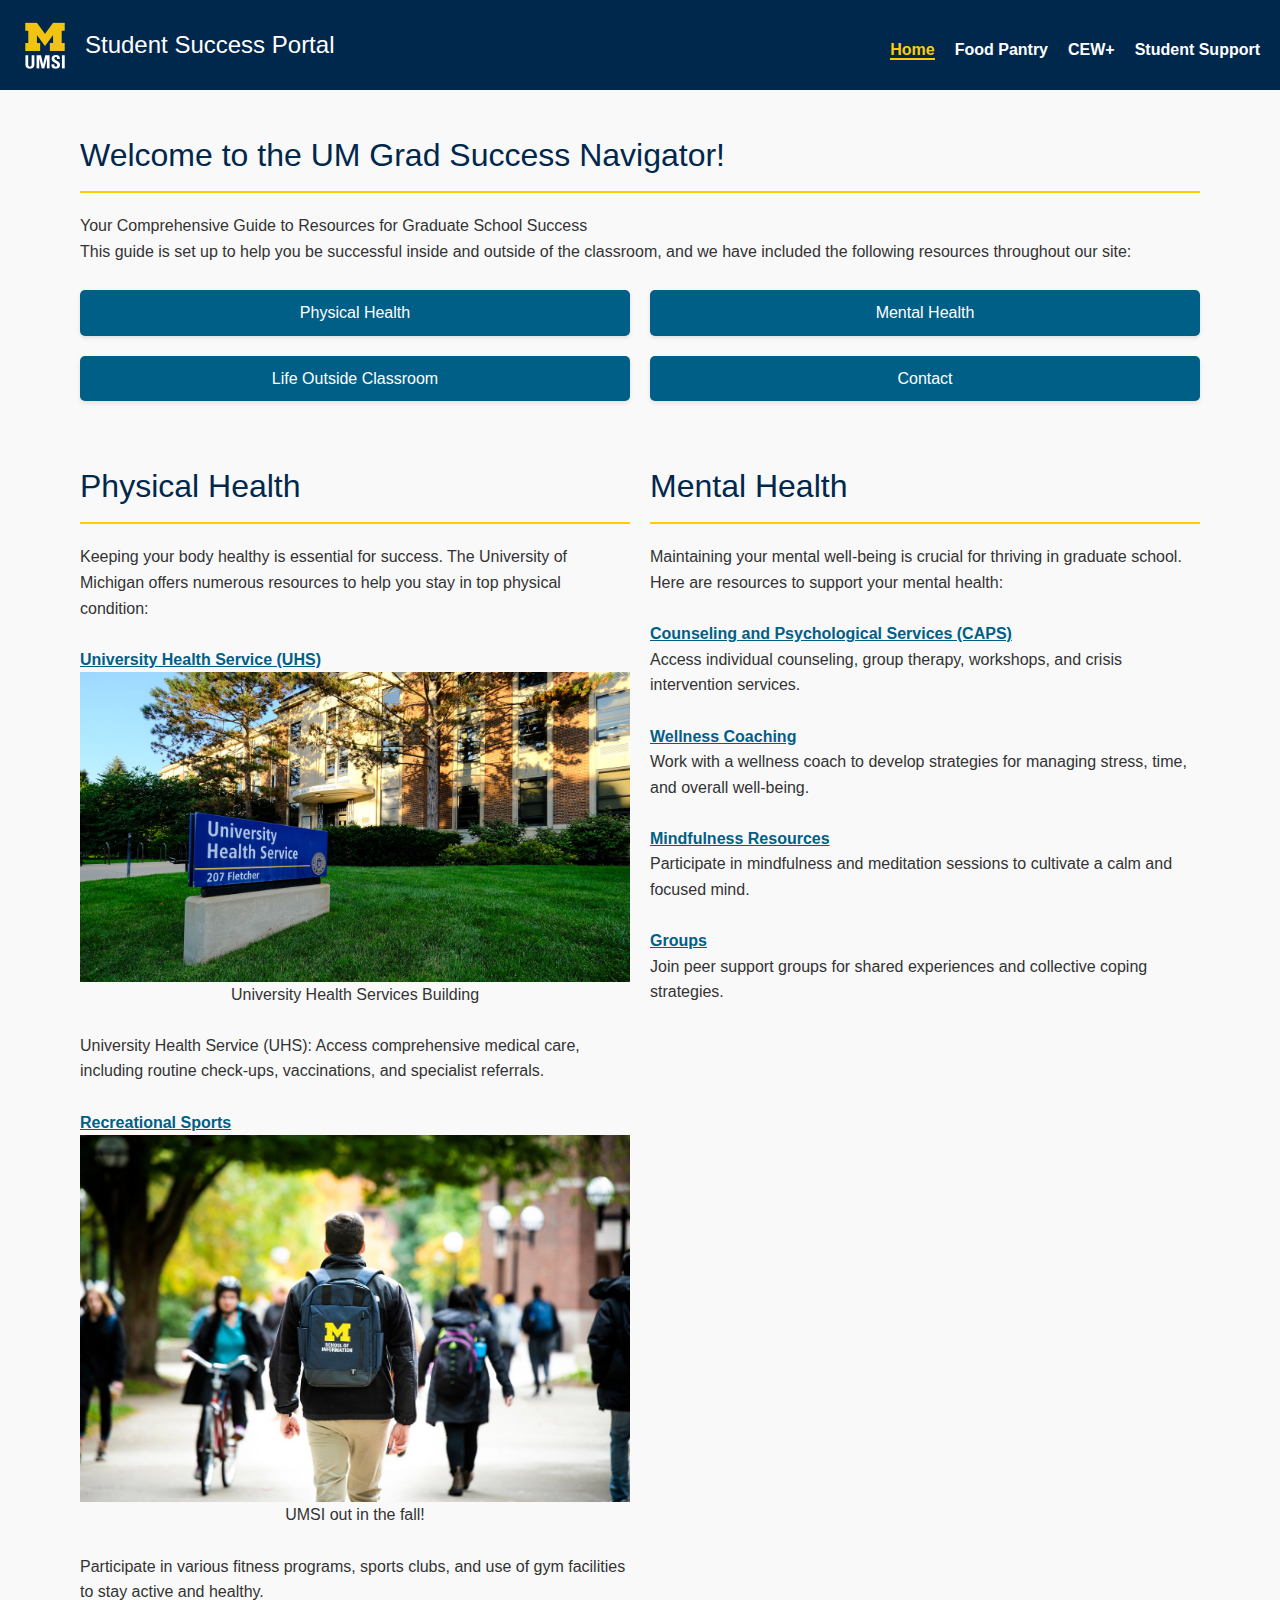
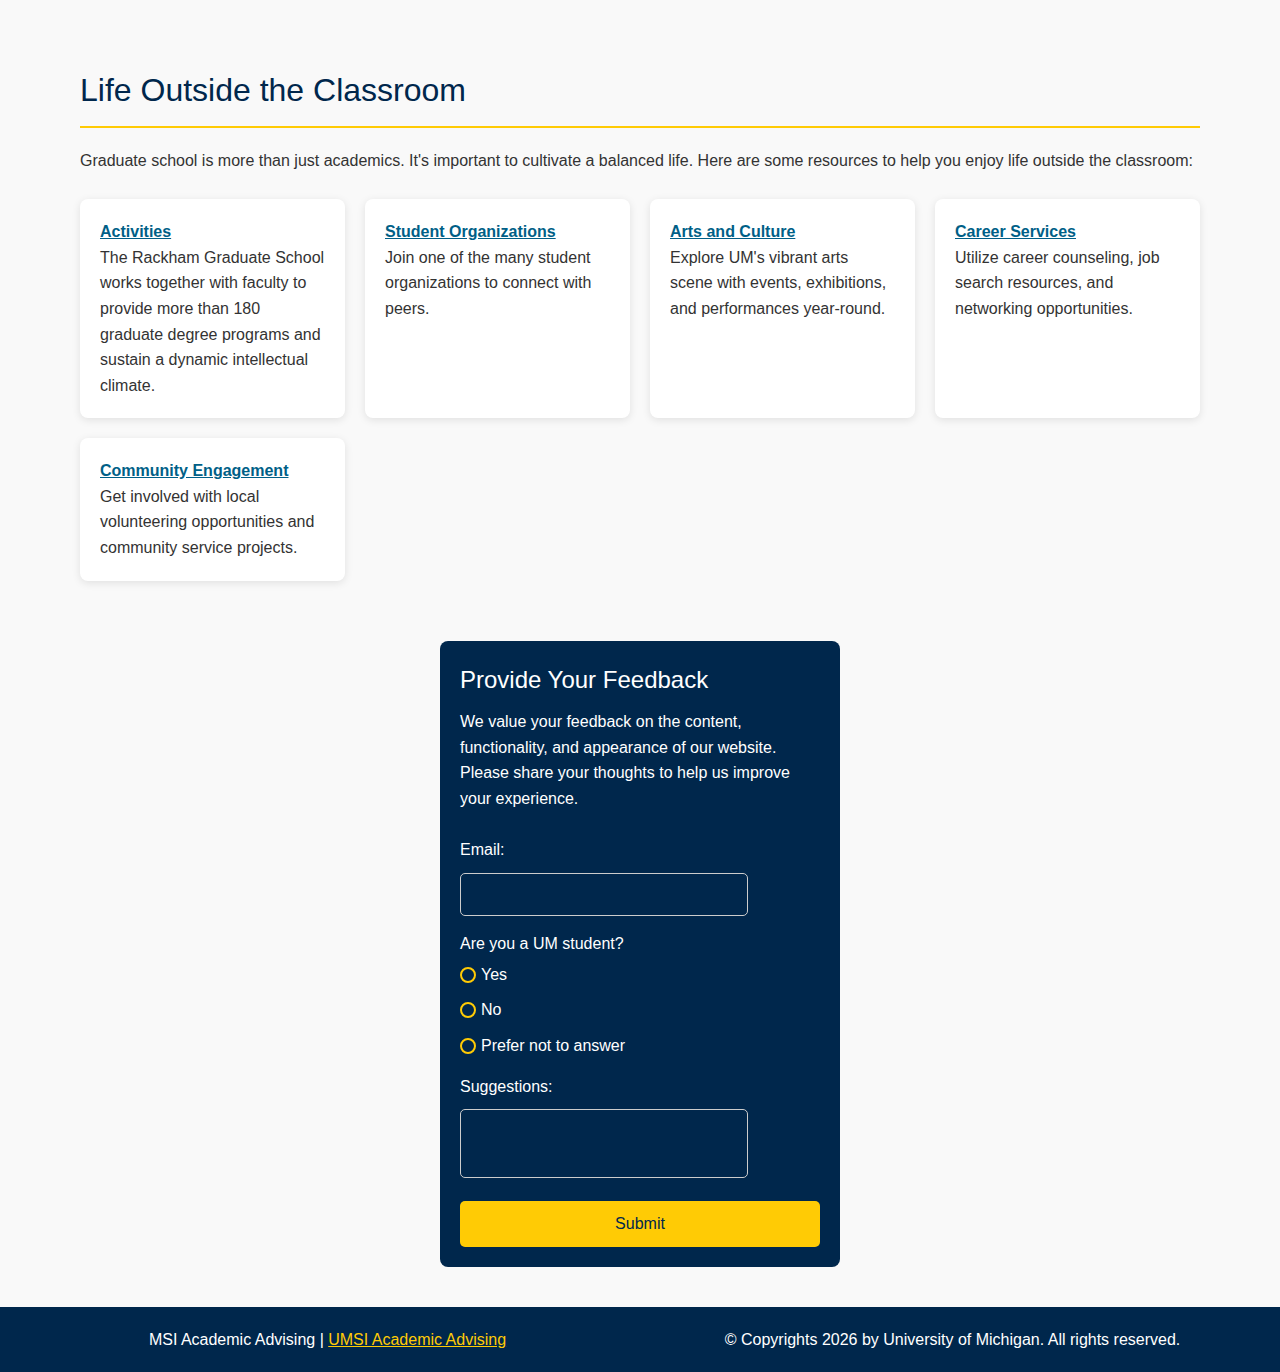
<file: index.html>
<!DOCTYPE html>
<html lang="en">

<head>
  <meta charset="UTF-8" />
  <meta name="viewport" content="width=device-width, initial-scale=1.0" />
  <link rel="stylesheet" href="css/reset.css" />
  <link rel="stylesheet" href="css/style.css" />
  <title>Student Success Portal</title>
</head>

<body>
  <div class="skip"><a href="#main">Skip to Main Content</a></div>

  <header class="main-header">
    <div class="logo-container">
      <img class="logo" src="images/UMSI_signature_vertical_informal_solidblue.jpg" alt="UMSI Logo" />
      <h1 class="portal-title">Student Success Portal</h1>
    </div>
    <nav class="navbar">
      <ul class="nav-links">
        <li><a href="index.html" class="active">Home</a></li>
        <li><a href="food_pantry.html">Food Pantry</a></li>
        <li><a href="cew.html">CEW+</a></li>
        <li><a href="student_support.html">Student Support</a></li>
      </ul>
    </nav>
  </header>

  <main id="main">
    <section class="intro-section">
      <h2 class="intro-title">Welcome to the UM Grad Success Navigator!</h2>
      <p>Your Comprehensive Guide to Resources for Graduate School Success</p>
      <p>
        This guide is set up to help you be successful inside and outside of
        the classroom, and we have included the following resources throughout
        our site:
      </p>
      <br>
      <ol class="resources-list">
        <li><a href="#physical-health">Physical Health</a></li>
        <li><a href="#mental-health">Mental Health</a></li>
        <li><a href="#life-outside-classroom">Life Outside Classroom</a></li>
        <li>
          <a href="https://umich.edu/contact/">Contact</a>
        </li>
      </ol>
    </section>

    <section class="physical-health" id="physical-health">
      <h2 class="section-title">Physical Health</h2>
      <p>
        Keeping your body healthy is essential for success. The University of
        Michigan offers numerous resources to help you stay in top physical
        condition:
      </p>
      <br />
      <article>
        <h3>
          <a href="https://uhs.umich.edu/">University Health Service (UHS)</a>
        </h3>
        <figure>
          <img src="images/UHS.jpg" alt="University Health Services in central campus" />
          <figcaption>University Health Services Building</figcaption>
        </figure>
        <br />
        <p>
          University Health Service (UHS): Access comprehensive medical care,
          including routine check-ups, vaccinations, and specialist referrals.
        </p>
      </article>
      <br />
      <article>
        <h3>
          <a href="https://recsports.umich.edu/"> Recreational Sports</a>
        </h3>
        <figure>
          <img src="images/UMSI_CampusFall_UMSIBackpack_02.jpg"
            alt="A student wears a UMSI backpack in fall on the drag." />
          <figcaption>UMSI out in the fall!</figcaption>
        </figure>
        <br>
        <p>
          Participate in various fitness programs, sports clubs, and use of
          gym facilities to stay active and healthy.
        </p>
      </article>
    </section>

    <section class="mental-health" id="mental-health">
      <h2 class="section-title">Mental Health</h2>
      <p>
        Maintaining your mental well-being is crucial for thriving in graduate
        school. Here are resources to support your mental health:
      </p>
      <br />
      <article>
        <h3>
          <a href="https://caps.umich.edu/">Counseling and Psychological Services (CAPS)</a>
        </h3>
        <p>
          Access individual counseling, group therapy, workshops, and crisis
          intervention services.
        </p>
      </article>
      <br />
      <article>
        <h3>
          <a href="https://wolverinewellness.umich.edu/">Wellness Coaching</a>
        </h3>
        <p>
          Work with a wellness coach to develop strategies for managing
          stress, time, and overall well-being.
        </p>
      </article>
      <br />
      <article>
        <h3>
          <a href="https://michigan-mindfulness.medicine.umich.edu/">Mindfulness Resources</a>
        </h3>
        <p>
          Participate in mindfulness and meditation sessions to cultivate a
          calm and focused mind.
        </p>
      </article>
      <br />
      <article>
        <h3>
          <a href="https://caps.umich.edu/content/groups-lunch-series-workshops">Groups</a>
        </h3>
        <p>
          Join peer support groups for shared experiences and collective
          coping strategies.
        </p>
      </article>
      <br />
    </section>

    <section id="life-outside-classroom" class="life-outside">
      <h2 class="section-title">Life Outside the Classroom</h2>
      <p>
        Graduate school is more than just academics. It's important to
        cultivate a balanced life. Here are some resources to help you enjoy
        life outside the classroom:
      </p>
      <br />
      <div class="services-grid">
        <div class="service-item">
          <h3><a href="https://rackham.umich.edu/events/">Activities</a></h3>
          <p>
            The Rackham Graduate School works together with faculty to provide
            more than 180 graduate degree programs and sustain a dynamic
            intellectual climate.
          </p>
        </div>
        <div class="service-item">
          <h3>
            <a href="https://campusinvolvement.umich.edu/managing-your-student-organization">Student Organizations</a>
          </h3>
          <p>
            Join one of the many student organizations to connect with peers.
          </p>
        </div>
        <div class="service-item">
          <h3><a href="https://arts.umich.edu/">Arts and Culture</a></h3>
          <p>
            Explore UM's vibrant arts scene with events, exhibitions, and
            performances year-round.
          </p>
        </div>
        <div class="service-item">
          <h3>
            <a href="https://careercenter.umich.edu/">Career Services</a>
          </h3>
          <p>
            Utilize career counseling, job search resources, and networking
            opportunities.
          </p>
        </div>
        <div class="service-item">
          <h3>
            <a href="https://ginsberg.umich.edu/">Community Engagement</a>
          </h3>
          <p>
            Get involved with local volunteering opportunities and community
            service projects.
          </p>
        </div>
      </div>
    </section>

    <!-- Feedback Form -->
    <form action="https://formspree.io/f/xwpkbvbl" method="POST" id="feedback-form">
      <fieldset>
        <legend>Provide Your Feedback</legend>
        <p>We value your feedback on the content, functionality, and appearance of our website. Please share your
          thoughts to help us improve your experience.</p>
        <br>
        <label for="email">Email:</label>
        <input type="email" id="email" name="email" required>

        <div class="radio-group">
          <p>Are you a UM student?</p>
          <label>
            <input type="radio" name="um-student" value="yes" required> Yes
          </label>
          <label>
            <input type="radio" name="um-student" value="no" required> No
          </label>
          <label>
            <input type="radio" name="um-student" value="prefer-not-to-answer" required> Prefer not to answer
          </label>
        </div>

        <label for="suggestions">Suggestions:</label>
        <textarea id="suggestions" name="suggestions"></textarea>

        <button type="submit">Submit</button>
      </fieldset>
    </form>
  </main>

  <footer class="footer">
    <p>
      MSI Academic Advising |
      <a href="https://sites.google.com/umich.edu/msiacademicadvising/student-support-resources">UMSI Academic
        Advising</a>
    </p>
    <p>© Copyrights <span id="year"></span> by University of Michigan. All rights reserved.</p>
  </footer>

  <script>
    document.getElementById("year").innerHTML = new Date().getFullYear();
  </script>
</body>

</html>
</file>
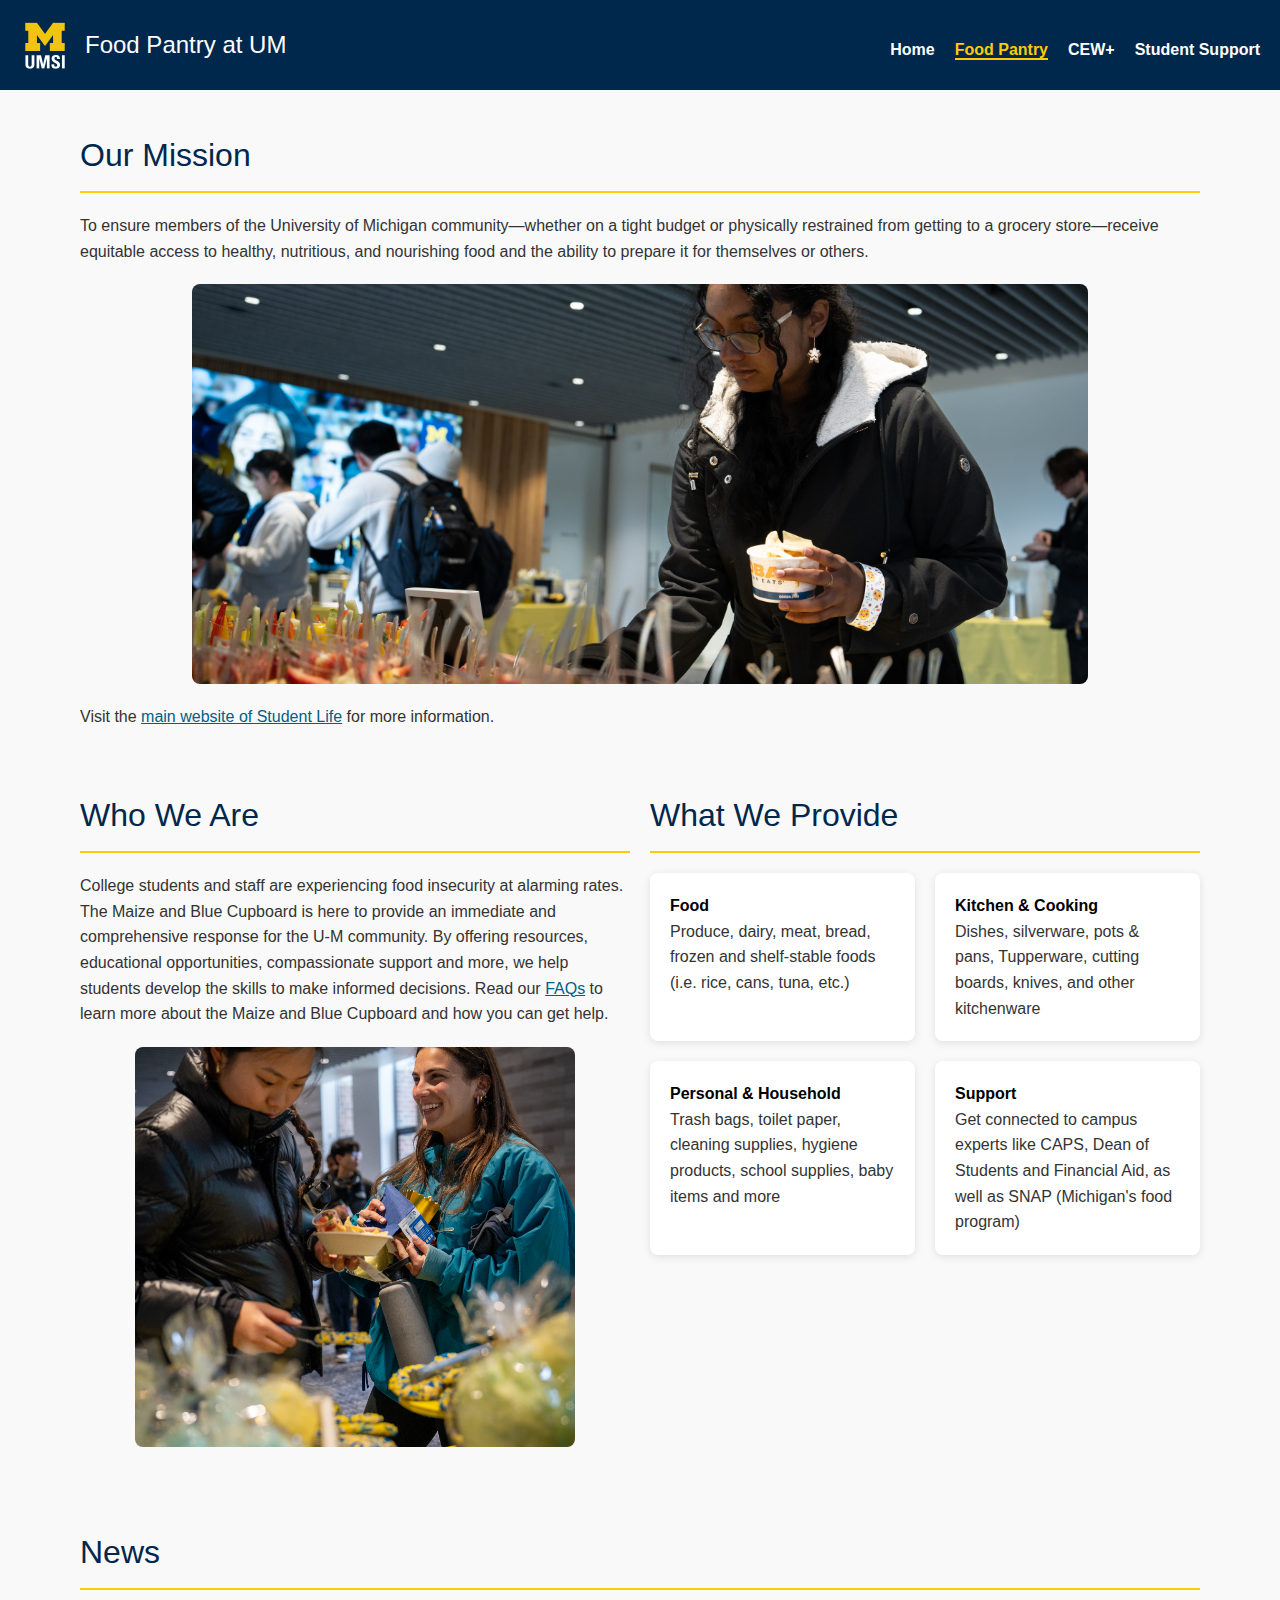
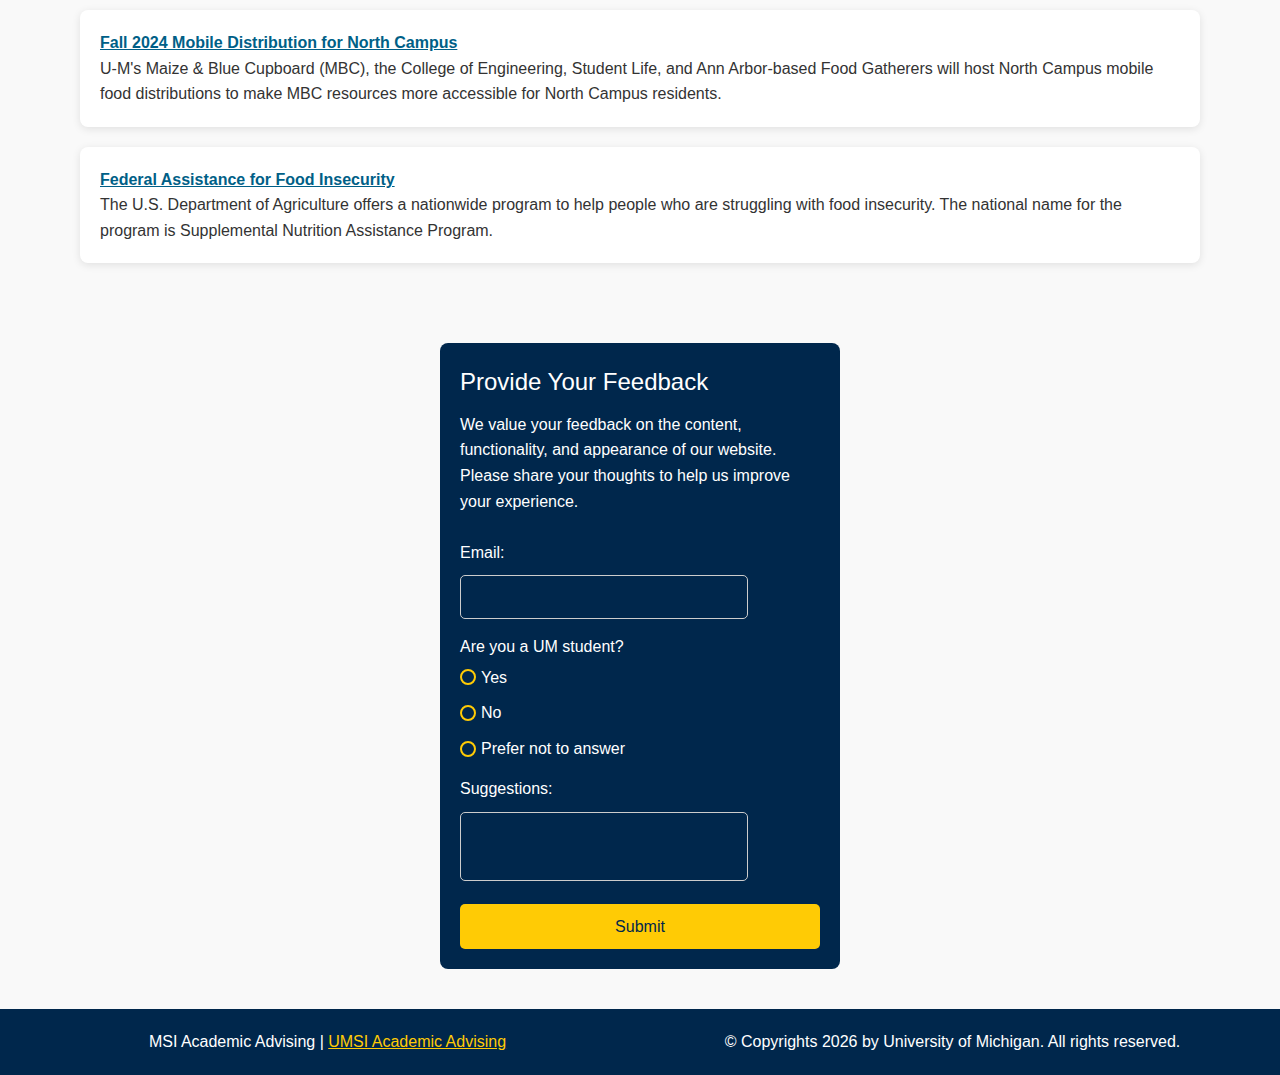
<file: food_pantry.html>
<!DOCTYPE html>
<html lang="en">

<head>
  <meta charset="UTF-8" />
  <meta name="viewport" content="width=device-width, initial-scale=1.0" />
  <link rel="stylesheet" href="css/reset.css" />
  <link rel="stylesheet" href="css/style.css" />
  <title>Food Pantry at UM</title>
</head>

<body>
  <div class="skip"><a href="#main">Skip to Main Content</a></div>
  <header class="main-header">
    <div class="logo-container">
      <img src="images/UMSI_signature_vertical_informal_solidblue.jpg" alt="University of Michigan Logo" class="logo" />
      <h1 class="portal-title">Food Pantry at UM</h1>
    </div>
    <nav class="navbar">
      <ul class="nav-links">
        <li><a href="index.html">Home</a></li>
        <li><a href="food_pantry.html" class="active">Food Pantry</a></li>
        <li><a href="cew.html">CEW+</a></li>
        <li><a href="student_support.html">Student Support</a></li>
      </ul>
    </nav>
  </header>
  <main id="main">
    <section class="intro-section">
      <h2>Our Mission</h2>
      <p>
        To ensure members of the University of Michigan community—whether on a
        tight budget or physically restrained from getting to a grocery
        store—receive equitable access to healthy, nutritious, and nourishing
        food and the ability to prepare it for themselves or others.
      </p>
      <img id="food-img-1" src="images/food1.jpg" alt="Assorted fresh produce" />
      <p>
        Visit the
        <a href="https://mbc.studentlife.umich.edu">main website of Student Life</a>
        for more information.
      </p>
    </section>

    <section class="who-we-are">
      <h2>Who We Are</h2>
      <p>
        College students and staff are experiencing food insecurity at
        alarming rates. The Maize and Blue Cupboard is here to provide an
        immediate and comprehensive response for the U-M community. By
        offering resources, educational opportunities, compassionate support
        and more, we help students develop the skills to make informed
        decisions. Read our
        <a href="https://mbc.studentlife.umich.edu/faq">FAQs</a> to learn more
        about the Maize and Blue Cupboard and how you can get help.
      </p>
      <img id="food-img-2" src="images/food2.jpg" alt="Students at the food pantry" />
    </section>

    <section class="what-we-provide">
      <h2>What We Provide</h2>
      <div class="services-grid">
        <div class="service-item">
          <h3>Food</h3>
          <p>
            Produce, dairy, meat, bread, frozen and shelf-stable foods (i.e.
            rice, cans, tuna, etc.)
          </p>
        </div>
        <div class="service-item">
          <h3>Kitchen & Cooking</h3>
          <p>
            Dishes, silverware, pots & pans, Tupperware, cutting boards,
            knives, and other kitchenware
          </p>
        </div>
        <div class="service-item">
          <h3>Personal & Household</h3>
          <p>
            Trash bags, toilet paper, cleaning supplies, hygiene products,
            school supplies, baby items and more
          </p>
        </div>
        <div class="service-item">
          <h3>Support</h3>
          <p>
            Get connected to campus experts like CAPS, Dean of Students and
            Financial Aid, as well as SNAP (Michigan's food program)
          </p>
        </div>
      </div>
    </section>

    <section class="news">
      <h2>News</h2>
      <article>
        <h3>
          <a href="https://mbc.studentlife.umich.edu/2024/09/04/fall-2024-mobile-distribution-for-north-campus/">
            Fall 2024 Mobile Distribution for North Campus
          </a>
        </h3>
        <p>
          U-M's Maize & Blue Cupboard (MBC), the College of Engineering,
          Student Life, and Ann Arbor-based Food Gatherers will host North
          Campus mobile food distributions to make MBC resources more
          accessible for North Campus residents.
        </p>
      </article>
      <article>
        <h3>
          <a href="https://mbc.studentlife.umich.edu/2021/06/14/federal-assistance-for-food-insecurity/">
            Federal Assistance for Food Insecurity
          </a>
        </h3>
        <p>
          The U.S. Department of Agriculture offers a nationwide program to
          help people who are struggling with food insecurity. The national
          name for the program is Supplemental Nutrition Assistance Program.
        </p>
      </article>
    </section>
    <!-- Feedback Form -->
    <form action="https://formspree.io/f/xwpkbvbl" method="POST" id="feedback-form">
      <fieldset>
        <legend>Provide Your Feedback</legend>
        <p>We value your feedback on the content, functionality, and appearance of our website. Please share your
          thoughts to help us improve your experience.</p>
        <br>
        <label for="email">Email:</label>
        <input type="email" id="email" name="email" required>

        <div class="radio-group">
          <p>Are you a UM student?</p>
          <label>
            <input type="radio" name="um-student" value="yes" required> Yes
          </label>
          <label>
            <input type="radio" name="um-student" value="no" required> No
          </label>
          <label>
            <input type="radio" name="um-student" value="prefer-not-to-answer" required> Prefer not to answer
          </label>
        </div>

        <label for="suggestions">Suggestions:</label>
        <textarea id="suggestions" name="suggestions"></textarea>

        <button type="submit">Submit</button>
      </fieldset>
    </form>
  </main>
  <footer class="footer">
    <p>
      MSI Academic Advising |
      <a href="https://sites.google.com/umich.edu/msiacademicadvising/student-support-resources">
        UMSI Academic Advising
      </a>
    </p>
    <p>© Copyrights <span id="year"></span> by University of Michigan. All rights reserved.</p>
  </footer>
  <script>
    document.getElementById("year").innerHTML = new Date().getFullYear();
  </script>
</body>

</html>
</file>
<file: css/style.css>
body {
    font-family: "IBM Plex Sans", "Montserrat", Arial, sans-serif;
    margin: 0;
    padding: 0;
    background-color: #f9f9f9;
    line-height: 1.6;
    display: flex;
    flex-direction: column;
    min-height: 100vh;
    color: #333;
}

:focus {
    outline: 3px solid #ffcb05;
    outline-offset: 2px;
}

figure {
    display: flex;
    flex-direction: column;
    align-items: center;
    margin: 0;
}

figcaption {
    display: inline-block;
    text-align: center;
}

ol {
    padding-left: 20px;
    color: #005f87;
}

a {
    color: #005f87;
    text-decoration: underline;
}

a:hover {
    color: purple;
}

.skip a {
    position: absolute;
    top: -40px;
    left: 0;
    right: 0;
    margin: 0 auto;
    padding: 8px;
    width: 200px;
    text-align: center;
    z-index: 1000;
    background-color: #ffcb05;
    color: #00274c;
    font-weight: bold;
    text-decoration: none;
    transition: top 0.3s ease;
}

.skip a:focus {
    top: 0;
}

.main-header {
    background-color: #00274c;
    color: white;
    padding: 20px;
    display: flex;
    flex-direction: column;
    align-items: flex-start;
    flex-wrap: wrap;
}

.logo-container {
    display: flex;
    align-items: center;
}

.logo {
    width: 50px;
    margin-right: 15px;
}

.portal-title {
    font-size: 1.5rem;
    margin: 0;
}

.navbar {
    margin-top: 20px;
    width: 100%;
}

.nav-links {
    list-style-type: none;
    display: flex;
    flex-direction: column;
    gap: 10px;
    padding: 0;
    margin: 0;
}

.nav-links li a {
    text-decoration: none;
    color: white;
    font-weight: bold;
    transition: color 0.3s ease;
}

.nav-links li a.active {
    color: #ffcb05;
    /* Highlight color for the active page */
    text-decoration: none;
    border-bottom: 2px solid #ffcb05;
}

.nav-links li a:hover {
    color: #ffcb05;
}

main {
    display: grid;
    grid-template-columns: 1fr;
    /* Single column for mobile */
    gap: 20px;
    padding: 20px;
    max-width: 1200px;
    margin: 0 auto;
}

section {
    margin-bottom: 40px;
}

h2 {
    font-size: 200%;
    color: #00274c;
    border-bottom: 2px solid #ffcb05;
    padding-bottom: 10px;
    margin-bottom: 20px;
}

h3 {
    color: black;
    font-weight: bold;
}

#food-img-1,
#food-img-2 {
    width: 80%;
    max-height: 400px;
    object-fit: cover;
    border-radius: 8px;
    margin: 20px 0;
    display: block;
    margin-left: auto;
    margin-right: auto;
}

.services-grid {
    display: grid;
    grid-template-columns: repeat(auto-fit, minmax(250px, 1fr));
    gap: 20px;
}

.service-item {
    background-color: white;
    padding: 20px;
    border-radius: 8px;
    box-shadow: 0 2px 8px rgba(0, 0, 0, 0.1);
}

.news article {
    background-color: white;
    padding: 20px;
    border-radius: 8px;
    box-shadow: 0 2px 8px rgba(0, 0, 0, 0.1);
    margin-bottom: 20px;
}

.news h3 {
    margin-top: 0;
}

.footer {
    display: grid;
    grid-template-columns: 1fr;
    /* Single column for mobile */
    gap: 10px;
    background-color: #00274c;
    color: white;
    text-align: center;
    padding: 20px;
    margin-top: auto;
}

.footer a {
    color: #ffcb05;
}

.footer a:hover {
    color: greenyellow;
}

.section-image {
    width: 100%;
    max-height: 400px;
    object-fit: cover;
    border-radius: 8px;
    margin: 20px 0;
}

.about-section,
.events-section,
.news-section,
.academic-resources,
.health-wellness {
    background-color: white;
    padding: 20px;
    border-radius: 8px;
    box-shadow: 0 2px 8px rgba(0, 0, 0, 0.1);
    margin-bottom: 40px;
}

.news-section ul,
.academic-resources ul,
.health-wellness ul {
    list-style-type: none;
    padding-left: 0;
}

.news-section li,
.academic-resources li,
.health-wellness li {
    margin-bottom: 10px;
}

.resources-list {
    display: grid;
    grid-template-columns: repeat(2, 1fr);
    /* 2x2 grid for all screen sizes */
    gap: 20px;
    list-style-type: none;
    padding: 0;
}

.resources-list li a {
    display: block;
    padding: 10px 20px;
    background-color: #005f87;
    color: white;
    text-align: center;
    text-decoration: none;
    border-radius: 5px;
    box-shadow: 0 2px 4px rgba(0, 0, 0, 0.1);
    transition: background-color 0.3s ease, transform 0.2s ease;
}

.resources-list li a:hover {
    color: #000000;
    background-color: #ffcb05;
    transform: translateY(-2px);
}

.resources-list li a:active {
    color: #FFFFFF;
    background-color: #003f5c;
    transform: translateY(0);
}

/* Tablet and larger view styles */
@media screen and (min-width: 600px) {
    .main-header {
        position: sticky;
        top: 0;
        z-index: 1000;
        background-color: #00274c;
        /* Match the header background */
        flex-direction: row;
        align-items: center;
        justify-content: space-between;
    }

    .navbar {
        margin-top: 10px;
        width: auto;
    }

    .nav-links {
        flex-direction: row;
        gap: 20px;
    }

    main {
        grid-template-columns: repeat(2, 1fr);
        /* Two columns for larger screens */
        padding: 40px;
    }

    .intro-section {
        grid-column: span 2;
    }

    .resources-list {
        display: grid;
        grid-template-columns: repeat(2, 1fr);
        gap: 20px;
        list-style-type: none;
        padding: 0;
    }

    .resources-list li {
        margin: 0;
    }

    #life-outside-classroom,
    .news,
    .news-section,
    #feedback-form {
        grid-column: span 2;
    }
}

@media screen and (min-width: 1000px) {
    .footer {
        grid-template-columns: repeat(2, 1fr);
        /* Two columns for larger screens */
    }
}

.error-page {
    display: flex;
    justify-content: center;
    align-items: center;
    min-height: 60vh;
    text-align: center;
    padding: 20px;
}

.error-section h2 {
    font-size: 2.5rem;
    color: #00274c;
    margin-bottom: 20px;
}

.error-section p {
    font-size: 1.2rem;
    color: #333;
    margin-bottom: 10px;
}

.error-section a {
    color: #005f87;
    text-decoration: underline;
}

.error-section a:hover {
    color: #ffcb05;
}

form {
    background-color: #00274C;
    padding: 20px;
    max-width: 400px;
    margin: auto;
    color: white;
    border-radius: 8px;
}

fieldset {
    border: none;
    padding: 0;
}

legend {
    font-size: 1.5rem;
    margin-bottom: 10px;
}

label {
    display: flex;
    align-items: center;
    margin-bottom: 10px;
}

.radio-group {
    margin-bottom: 15px;
}

.radio-group p {
    margin-bottom: 5px;
}

input[type="radio"] {
    margin-right: 5px;
    width: 16px;
    height: 16px;
    border: 2px solid #FFCB05;
    border-radius: 50%;
    background-color: #00274C;
    position: relative;
    outline: none;
    display: inline-block;
    vertical-align: middle;
}

input[type="radio"]:checked::before {
    content: '';
    display: block;
    width: 8px;
    height: 8px;
    border-radius: 50%;
    background-color: #FFCB05;
    position: absolute;
    top: 50%;
    left: 50%;
    transform: translate(-50%, -50%);
}

input[type="email"],
textarea {
    width: 80%;
    padding: 8px;
    margin-bottom: 15px;
    border: 1px solid #ccc;
    border-radius: 5px;
}

button {
    background-color: #FFCB05;
    color: #00274C;
    padding: 10px;
    width: 100%;
    border: none;
    border-radius: 5px;
    text-align: center;
}

button:hover {
    background-color: #FFD700;
}
</file>
